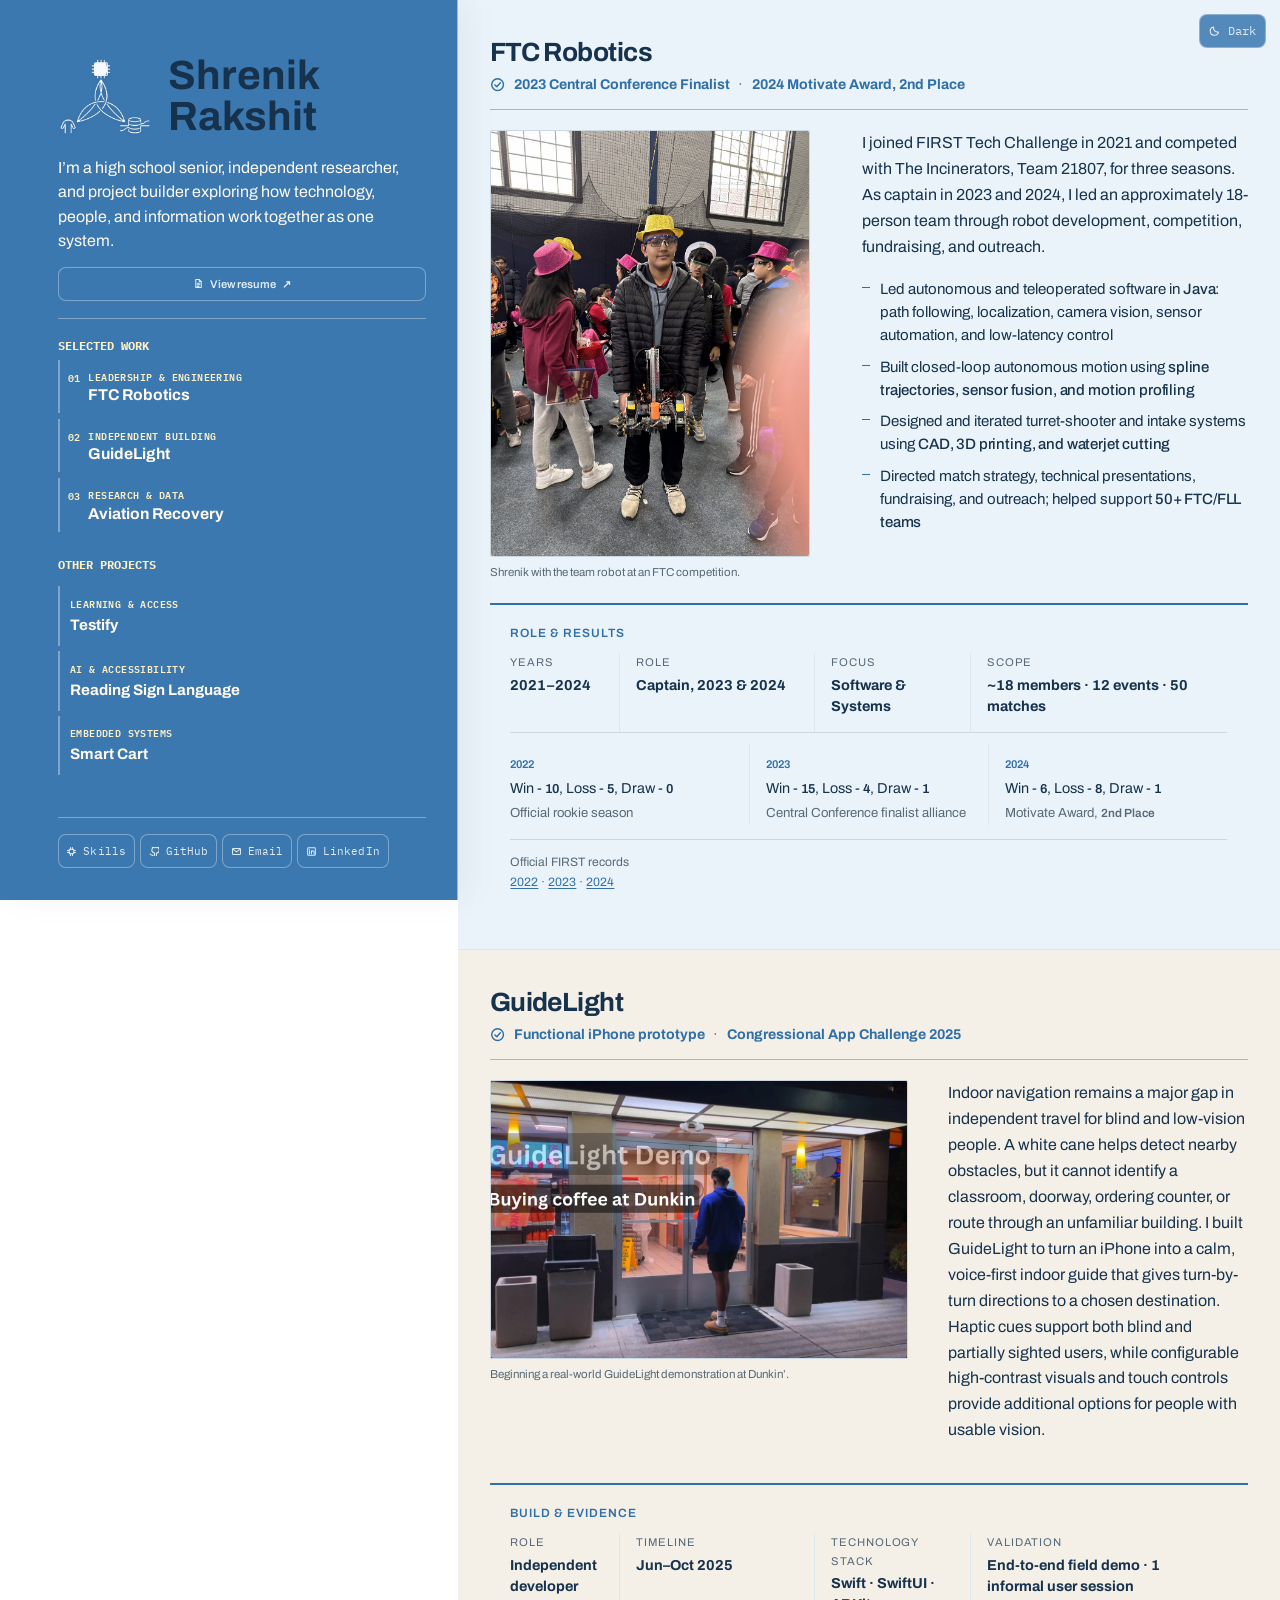
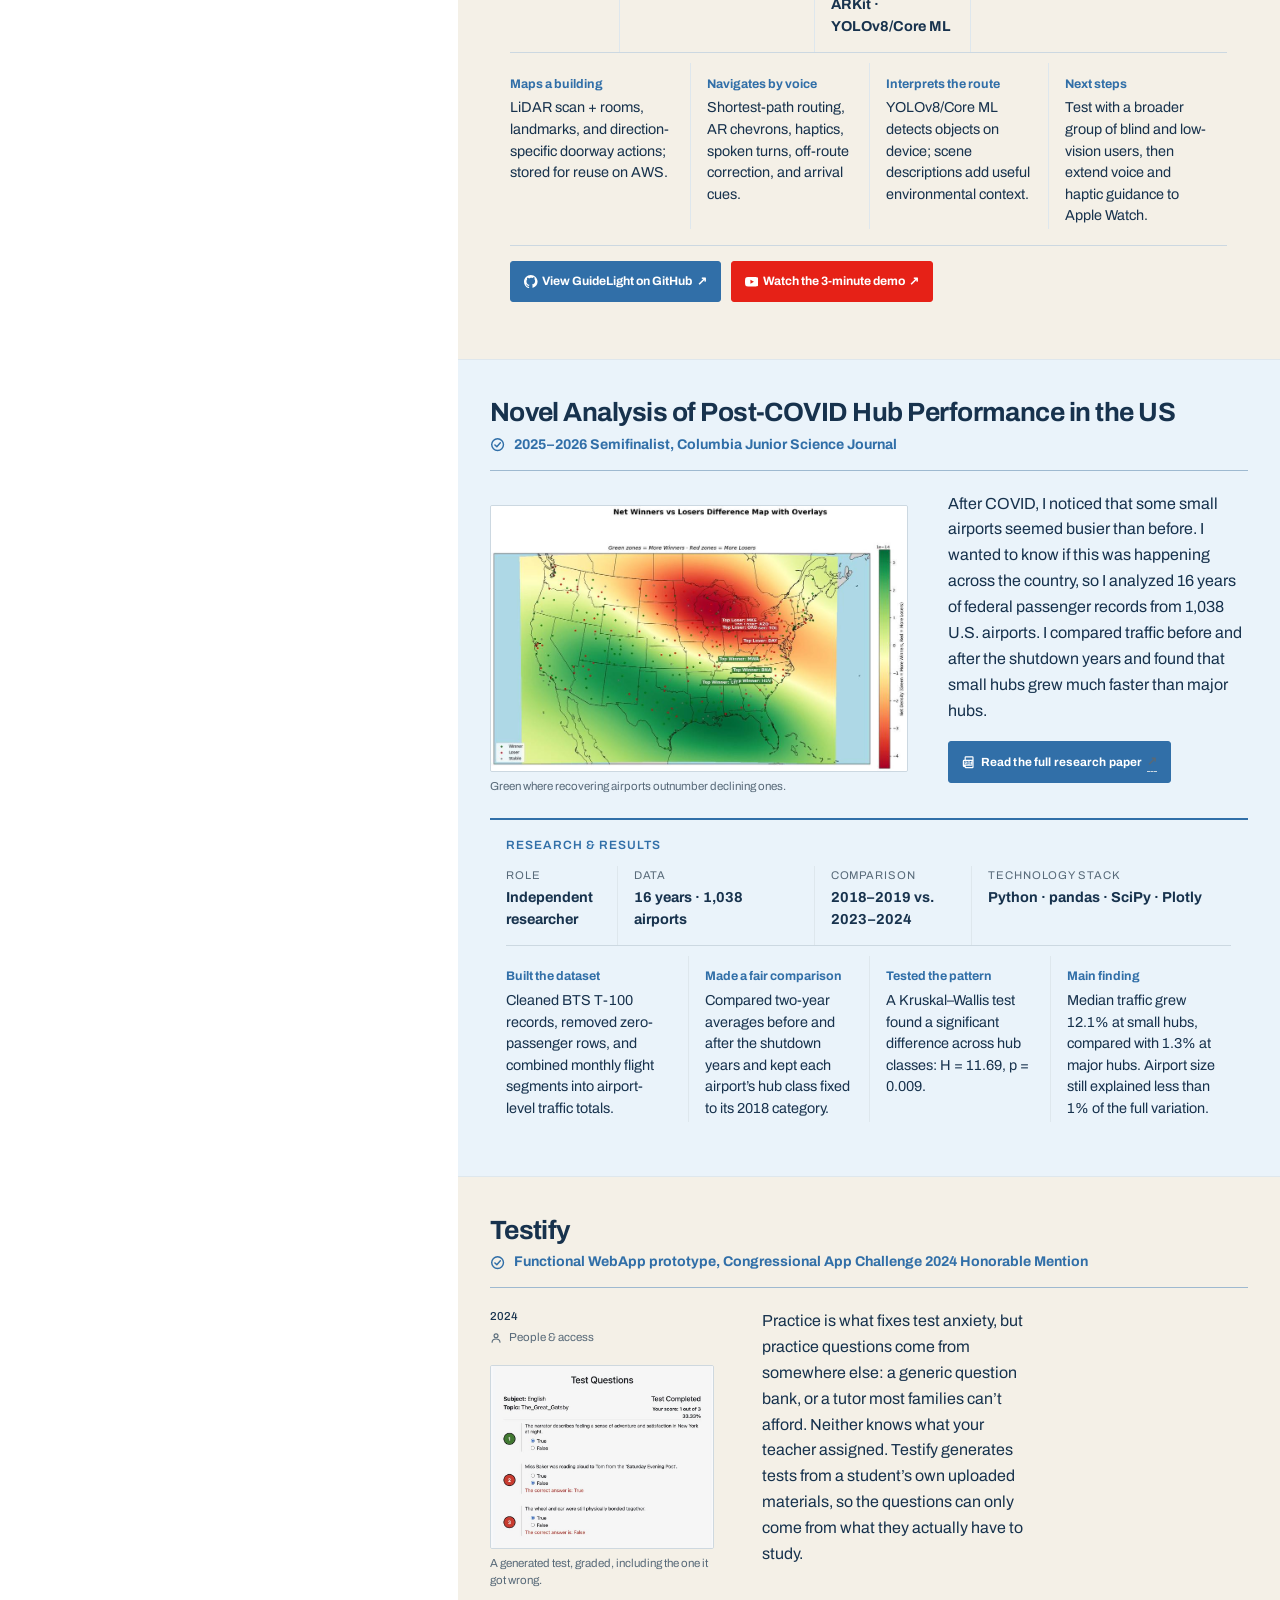
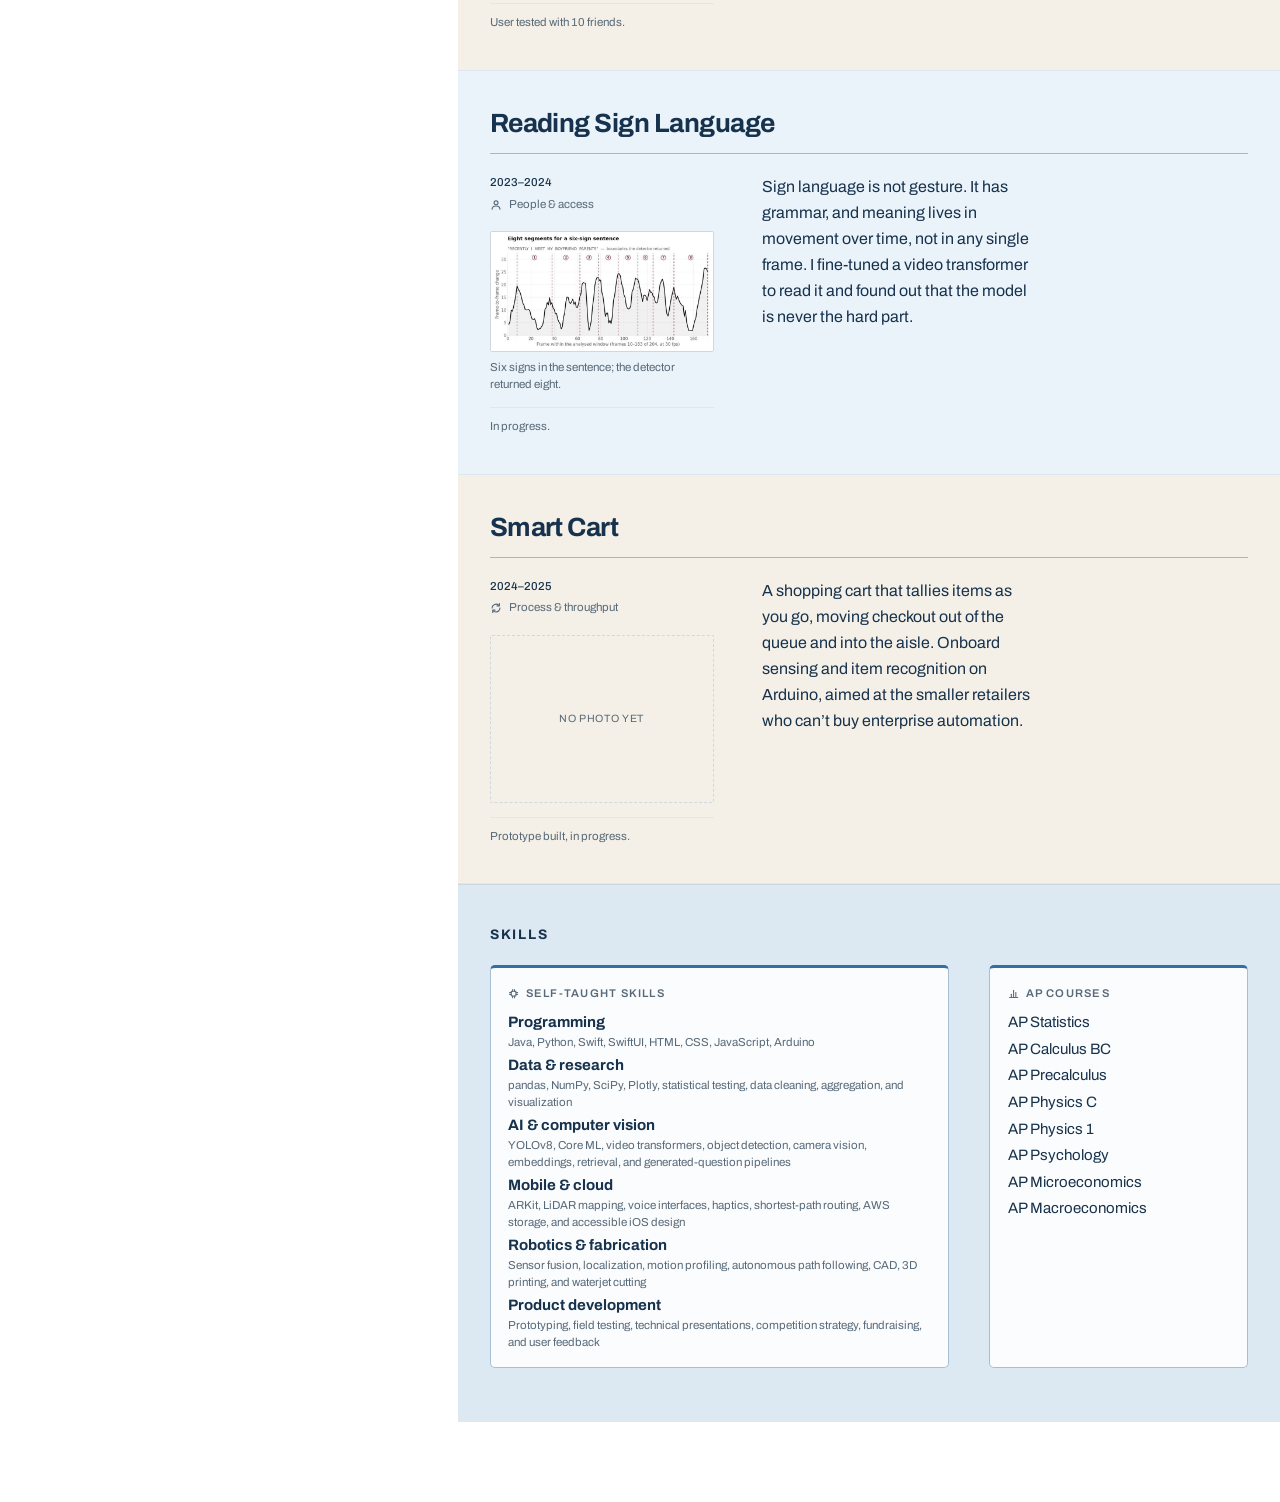
<file: index.html>
<!doctype html>
<html lang="en">
<head>
<meta charset="utf-8">
<meta name="viewport" content="width=device-width, initial-scale=1">
<title>Shrenik Rakshit</title>
<meta name="description"
  content="Portfolio of Shrenik Rakshit, a high school student interested in people, technology, data and information systems.">
<link rel="preconnect" href="https://fonts.googleapis.com">
<link rel="preconnect" href="https://fonts.gstatic.com" crossorigin>
<link rel="stylesheet"
  href="https://fonts.googleapis.com/css2?family=Archivo:wght@400;500;600;700&amp;family=IBM+Plex+Mono:wght@400;500;600&amp;display=swap">

<link rel="stylesheet" href="style.css?v=36">
</head>
<body>


<svg class="sprite" aria-hidden="true" focusable="false">
  <defs>
    <symbol id="i-process" viewBox="0 0 16 16">
      <path d="M2.8 8a5.2 5.2 0 0 1 8.8-3.7" />
      <path d="M12.4 2.1v3.1H9.3" />
      <path d="M13.2 8a5.2 5.2 0 0 1-8.8 3.7" />
      <path d="M3.6 13.9v-3.1h3.1" />
    </symbol>
    <symbol id="i-people" viewBox="0 0 16 16">
      <circle cx="8" cy="5" r="2.6" />
      <path d="M2.8 13.6c0-2.6 2.3-4.4 5.2-4.4s5.2 1.8 5.2 4.4" />
    </symbol>
    <symbol id="i-data" viewBox="0 0 16 16">
      <path d="M2.2 13.6h11.6" />
      <path d="M4.8 13.6V9.1" />
      <path d="M8 13.6V3.4" />
      <path d="M11.2 13.6V6.6" />
    </symbol>
    <symbol id="i-compute" viewBox="0 0 16 16">
      <rect x="4.6" y="4.6" width="6.8" height="6.8" rx="1.1" />
      <path d="M6.6 2.2v2.4M9.4 2.2v2.4M6.6 11.4v2.4M9.4 11.4v2.4" />
      <path d="M2.2 6.6h2.4M2.2 9.4h2.4M11.4 6.6h2.4M11.4 9.4h2.4" />
    </symbol>
    <symbol id="i-verified" viewBox="0 0 16 16">
      <circle cx="8" cy="8" r="6.2" />
      <path d="M5.2 8.3l2 2 3.7-4.2" />
    </symbol>
    <symbol id="i-open" viewBox="0 0 16 16">
      <circle cx="8" cy="8" r="6.2" stroke-dasharray="2.7 2.5" />
    </symbol>
    <symbol id="i-resume" viewBox="0 0 16 16">
      <path d="M4 2.3h5.1l2.9 2.9v8.5H4z" />
      <path d="M9.1 2.3v2.9H12" />
      <path d="M6 7.6h4M6 10h4M6 12.2h2.7" />
    </symbol>
    <symbol id="i-github" viewBox="0 0 16 16">
      <path d="M6.2 13.5c-3.3 1-3.3-1.6-4.6-1.9" />
      <path d="M10.8 14v-2.5c0-.7.2-1 .5-1.4 1.8-.2 3.6-.9 3.6-4a3.1 3.1 0 0 0-.9-2.2 2.8 2.8 0 0 0-.1-2.2s-.7-.2-2.3.9a7.7 7.7 0 0 0-4.2 0c-1.6-1.1-2.3-.9-2.3-.9a2.8 2.8 0 0 0-.1 2.2A3.1 3.1 0 0 0 4.1 6c0 3.1 1.8 3.8 3.6 4 .3.3.5.8.5 1.4V14" />
    </symbol>
    <symbol id="i-mail" viewBox="0 0 16 16">
      <rect x="2.2" y="3.6" width="11.6" height="8.8" rx="1.2" />
      <path d="M3 4.5 8 8.6l5-4.1" />
    </symbol>
    <symbol id="i-linkedin" viewBox="0 0 16 16">
      <rect x="2.4" y="2.4" width="11.2" height="11.2" rx="1.3" />
      <path d="M5.2 7v4.2M5.2 5.1v.1M8 11.2V7" />
      <path d="M8 8.8c.3-1.1 1-1.8 2-1.8 1.2 0 1.9.8 1.9 2.3v1.9" />
    </symbol>
    <symbol id="i-moon" viewBox="0 0 16 16">
      <path d="M13.2 9.6A5.7 5.7 0 0 1 6.4 2.8a5.8 5.8 0 1 0 6.8 6.8z" />
    </symbol>
    <symbol id="i-sun" viewBox="0 0 16 16">
      <circle cx="8" cy="8" r="3.1" />
      <path
        d="M8 1.4v1.7M8 12.9v1.7M1.4 8h1.7M12.9 8h1.7M3.3 3.3l1.2 1.2M11.5 11.5l1.2 1.2M12.7 3.3l-1.2 1.2M4.5 11.5l-1.2 1.2" />
    </symbol>
  </defs>
</svg>

<div class="page">

  <div class="portfolio-layout">
    <aside class="identity-rail" aria-label="Portfolio navigation and profile">
      <div class="rail-main">
        <div class="brand-heading">
          <span class="brand-mark" aria-hidden="true"><img class="brand-icon" src="brand-icon-white.png" alt=""></span>
          <h1 class="name">Shrenik Rakshit</h1>
        </div>
        <p class="standfirst">I&rsquo;m a high school senior, independent researcher, and project builder exploring how
          technology, people, and information work together as one system.</p>
        <a class="contact-link rail-resume" href="resume.pdf" data-pdf-overlay data-pdf-src="resume.pdf" data-pdf-title="Shrenik Rakshit — Resume">
          <svg class="ic" aria-hidden="true"><use href="#i-resume" /></svg><span>View resume</span><span aria-hidden="true">&nearr;</span>
        </a>
        <nav class="start-here" aria-labelledby="start-here-title">
          <p class="section-kicker" id="start-here-title">Selected work</p>
          <ol>
            <li>
              <a href="#ftc-robotics">
                <span class="start-here-theme">Leadership &amp; engineering</span>
                <b>FTC Robotics</b>
                <span>Led robot development and team operations across three competition seasons.</span>
              </a>
            </li>
            <li>
              <a href="#guidelight">
                <span class="start-here-theme">Independent building</span>
                <b>GuideLight</b>
                <span>Built and tested an indoor voice-navigation prototype for blind travelers.</span>
              </a>
            </li>
            <li>
              <a href="#aviation-recovery">
                <span class="start-here-theme">Research &amp; data</span>
                <b>Aviation Recovery</b>
                <span>Analyzed 16 years of federal records across 1,038 airports.</span>
              </a>
            </li>
          </ol>
        </nav>
        <nav class="project-map" aria-label="Project map">
          <p class="section-kicker">Other projects</p>
          <ul>
            <li><a href="#testify"><span class="start-here-theme">Learning &amp; access</span><b>Testify</b></a></li>
            <li><a href="#reading-sign-language"><span class="start-here-theme">AI &amp; accessibility</span><b>Reading Sign Language</b></a></li>
            <li><a href="#smart-cart"><span class="start-here-theme">Embedded systems</span><b>Smart Cart</b></a></li>
          </ul>
        </nav>
      </div>
      <nav class="contact rail-contact" aria-label="Profile links">
        <a class="contact-link" href="#skills">
          <svg class="ic" aria-hidden="true"><use href="#i-compute" /></svg><span>Skills</span>
        </a>
        <a class="contact-link" href="https://github.com/shrenikraxit" target="_blank" rel="noopener noreferrer">
          <svg class="ic" aria-hidden="true"><use href="#i-github" /></svg><span>GitHub</span>
        </a>
        <a class="contact-link" href="mailto:shrenik.raxit@gmail.com">
          <svg class="ic" aria-hidden="true"><use href="#i-mail" /></svg><span>Email</span>
        </a>
        <a class="contact-link" href="https://www.linkedin.com/in/shrenik-rakshit-7b85a11b1/" target="_blank" rel="noopener noreferrer">
          <svg class="ic" aria-hidden="true"><use href="#i-linkedin" /></svg><span>LinkedIn</span>
        </a>
        <button class="theme-toggle" id="theme-toggle" type="button"><svg class="ic" aria-hidden="true">
            <use href="#i-moon" />
          </svg><span class="t-label">Dark</span></button>
      </nav>
    </aside>

    <main class="workstream" id="projects">
  <section class="sec project-groups">
    <article class="entry entry-featured entry-ftc" id="ftc-robotics">
      <header class="tile-heading">
        <h3>FTC Robotics</h3>
        <p class="tile-achievement"><svg class="ic" aria-hidden="true"><use href="#i-verified" /></svg><strong>2023 Central Conference Finalist</strong><span aria-hidden="true">&middot;</span><strong>2024 Motivate Award, 2nd Place</strong></p>
      </header>
      <div class="spec">
        <figure class="shot shot-carousel">
          <div class="shot-rotator" data-rotator data-interval="4500">
            <img class="is-active" src="ftc-shrenik-robot.jpg" width="1050" height="1400" loading="lazy"
              data-caption="Shrenik with the team robot at an FTC competition."
              alt="Shrenik holding the team robot at an FTC competition.">
            <img src="ftc-shrenik-testing.jpg" width="1125" height="1500" loading="lazy" aria-hidden="true"
              data-caption="Shrenik testing the robot with teammates."
              alt="Shrenik and teammates using controllers while testing their robot.">
            <img src="ftc-shrenik-robot-alt.jpg" width="1050" height="1400" loading="lazy" aria-hidden="true"
              data-caption="Shrenik presenting the robot between matches."
              alt="Shrenik holding the team robot between matches at an FTC competition.">
          </div>
          <figcaption>Shrenik with the team robot at an FTC competition.</figcaption>
        </figure>
      </div>
      <div class="body">
        <p class="what">I joined FIRST Tech Challenge in 2021 and competed with The Incinerators, Team 21807, for
          three seasons. As captain in 2023 and 2024, I led an approximately 18-person team through robot development,
          competition, fundraising, and outreach.</p>
        <ul class="evidence">
          <li>Led autonomous and teleoperated software in <b>Java</b>: path following, localization, camera vision,
            sensor automation, and low-latency control</li>
          <li>Built closed-loop autonomous motion using <b>spline trajectories, sensor fusion, and motion profiling</b></li>
          <li>Designed and iterated turret-shooter and intake systems using <b>CAD, 3D printing, and waterjet cutting</b></li>
          <li>Directed match strategy, technical presentations, fundraising, and outreach; helped support
            <b>50+ FTC/FLL teams</b></li>
        </ul>
      </div>
      <aside class="project-proof" aria-label="FTC role and results">
        <p class="project-proof-title">Role &amp; results</p>
        <div class="proof-overview">
          <div><span>Years</span><b>2021&ndash;2024</b></div>
          <div><span>Role</span><b>Captain, 2023 &amp; 2024</b></div>
          <div><span>Focus</span><b>Software &amp; Systems</b></div>
          <div><span>Scope</span><b>~18 members &middot; 12 events &middot; 50 matches</b></div>
        </div>
        <dl>
          <div><dt>2022</dt><dd><span class="match-record">Win - <b>10</b>, Loss - <b>5</b>, Draw - <b>0</b></span><span class="result-note">Official rookie season</span></dd></div>
          <div><dt>2023</dt><dd><span class="match-record">Win - <b>15</b>, Loss - <b>4</b>, Draw - <b>1</b></span><span class="result-note">Central Conference finalist alliance</span></dd></div>
          <div><dt>2024</dt><dd><span class="match-record">Win - <b>6</b>, Loss - <b>8</b>, Draw - <b>1</b></span><span class="result-note">Motivate Award, <b>2nd Place</b></span></dd></div>
        </dl>
        <p class="project-proof-links">Official FIRST records<br>
          <a href="https://ftc-events.firstinspires.org/2022/team/21807" target="_blank" rel="noopener noreferrer">2022</a>
          &middot; <a href="https://ftc-events.firstinspires.org/2023/team/21807" target="_blank" rel="noopener noreferrer">2023</a>
          &middot; <a href="https://ftc-events.firstinspires.org/2024/team/21807" target="_blank" rel="noopener noreferrer">2024</a>
        </p>
      </aside>
    </article>

    <p class="project-group-label project-group-label-more">Other projects</p>

    <article class="entry entry-secondary entry-testify" id="testify">
      <header class="tile-heading">
        <h3>Testify</h3>
        <p class="tile-achievement"><svg class="ic" aria-hidden="true"><use href="#i-verified" /></svg><strong>Functional WebApp prototype, Congressional App Challenge 2024 Honorable Mention</strong></p>
      </header>
      <div class="spec"><span class="yr">2024</span><span class="cat"><svg class="ic" aria-hidden="true">
            <use href="#i-people" />
          </svg>People &amp; access</span>
        <figure class="shot"><img src="p-testify.jpg" width="760" height="622" loading="lazy"
            alt="A generated test being graded in the Testify web app, showing three true/false questions with one marked wrong and the correct answer given.">
          <figcaption>A generated test, graded, including the one it got wrong.</figcaption>
        </figure>
        <p class="reach">User tested with 10 friends.</p>
      </div>
      <div class="body">
        <p class="what">Practice is what fixes test anxiety, but practice questions come from somewhere else: a generic
          question bank, or a tutor most families can’t afford. Neither knows what your teacher assigned. Testify
          generates tests from a student’s own uploaded materials, so the questions can only come from what they
          actually have to study.</p>
        <ul class="evidence">
          <li>Working web application, end to end: <b>upload &rarr; embed &rarr; retrieve &rarr; generate &rarr; sit
              &rarr; grade</b></li>
          <li>Written answers are read and scored, not string-matched against a key</li>
          <li>Chunks under <b>100 characters</b> are skipped rather than turned into a weak question</li>
        </ul>
        <p class="limit"><svg class="ic" aria-hidden="true">
            <use href="#i-open" />
          </svg><span>Tried informally by 10 friends. Question quality and grading accuracy were never
            measured.</span></p>
        <p class="deeper"><span>Full case study: the retrieval pipeline and its limits &rarr;</span></p>
      </div>
      <p class="why"><strong>Why it matters</strong>The gap isn’t practice material, it’s practice material that matches
        what your teacher actually assigned. That alignment is exactly what a private tutor sells and a generic question
        bank cannot give, which makes it a question of who can afford it.<span class="took"><b>What I took from it:</b>
          Retrieval quality is a fairness property, not only a technical one. Thin notes make thin
          questions, and the students with the thinnest notes need the most help.</span></p>
    </article>

    <article class="entry entry-featured entry-guidelight" id="guidelight">
      <header class="tile-heading">
        <h3>GuideLight</h3>
        <p class="tile-achievement"><svg class="ic" aria-hidden="true"><use href="#i-verified" /></svg><strong>Functional iPhone prototype</strong><span aria-hidden="true">&middot;</span><strong>Congressional App Challenge 2025</strong></p>
      </header>
      <div class="spec">
        <figure class="shot shot-carousel guidelight-carousel">
          <div class="shot-rotator" data-rotator data-interval="5000">
            <img class="is-active" src="guidelight-rotation-01.jpg" width="1600" height="900" loading="lazy"
              data-caption="Beginning a real-world GuideLight demonstration at Dunkin’."
              alt="GuideLight demonstration beginning outside a Dunkin restaurant.">
            <img src="guidelight-rotation-02.jpg" width="1600" height="900" loading="lazy" aria-hidden="true"
              data-caption="Voice guidance and AR arrows lead toward the ordering counter."
              alt="GuideLight showing augmented-reality arrows toward the ordering counter.">
            <img src="guidelight-rotation-03.jpg" width="1600" height="900" loading="lazy" aria-hidden="true"
              data-caption="GuideLight corrects the route when the user moves off path."
              alt="GuideLight directing the user slightly left after detecting a route deviation.">
            <img src="guidelight-rotation-04.jpg" width="1600" height="900" loading="lazy" aria-hidden="true"
              data-caption="The ordering counter is marked and announced on arrival."
              alt="GuideLight marking the ordering counter with a star and announcing arrival.">
            <img src="guidelight-rotation-05.jpg" width="1600" height="900" loading="lazy" aria-hidden="true"
              data-caption="AR guidance continues toward the pickup counter with a step countdown."
              alt="GuideLight showing a route to the pickup counter and announcing four remaining steps.">
            <img src="guidelight-rotation-06.jpg" width="1600" height="900" loading="lazy" aria-hidden="true"
              data-caption="Arrival at the pickup counter completes the coffee run."
              alt="GuideLight announcing arrival as the user collects coffee at the pickup counter.">
          </div>
          <figcaption>Beginning a real-world GuideLight demonstration at Dunkin’.</figcaption>
        </figure>
      </div>
      <div class="body">
        <p class="what">Indoor navigation remains a major gap in independent travel for blind and low-vision people.
          A white cane helps detect nearby obstacles, but it cannot identify a classroom, doorway, ordering counter, or
          route through an unfamiliar building. I built GuideLight to turn an iPhone into a calm, voice-first indoor
          guide that gives turn-by-turn directions to a chosen destination. Haptic cues support both blind and partially
          sighted users, while configurable high-contrast visuals and touch controls provide additional options for
          people with usable vision.</p>
      </div>
      <aside class="project-proof guidelight-proof" aria-label="GuideLight build and evidence">
        <p class="project-proof-title">Build &amp; evidence</p>
        <div class="proof-overview">
          <div><span>Role</span><b>Independent developer</b></div>
          <div><span>Timeline</span><b>Jun&ndash;Oct 2025</b></div>
          <div><span>Technology Stack</span><b>Swift &middot; SwiftUI &middot; ARKit &middot; YOLOv8/Core ML</b></div>
          <div><span>Validation</span><b>End-to-end field demo &middot; 1 informal user session</b></div>
        </div>
        <div class="proof-stories">
          <p><b>Maps a building</b><span>LiDAR scan + rooms, landmarks, and direction-specific doorway actions; stored for reuse on AWS.</span></p>
          <p><b>Navigates by voice</b><span>Shortest-path routing, AR chevrons, haptics, spoken turns, off-route correction, and arrival cues.</span></p>
          <p><b>Interprets the route</b><span>YOLOv8/Core ML detects objects on device; scene descriptions add useful environmental context.</span></p>
          <p><b>Next steps</b><span>Test with a broader group of blind and low-vision users, then extend voice and haptic guidance to Apple Watch.</span></p>
        </div>
        <div class="project-proof-actions">
          <a class="github-cta" href="https://github.com/shrenikraxit/GuideLight" target="_blank" rel="noopener noreferrer">
            <svg class="action-icon" viewBox="0 0 16 16" aria-hidden="true"><path fill="currentColor" d="M8 0C3.58 0 0 3.58 0 8c0 3.54 2.29 6.53 5.47 7.59.4.07.55-.17.55-.38 0-.19-.01-.82-.01-1.49-2.01.37-2.53-.49-2.69-.94-.09-.23-.48-.94-.82-1.13-.28-.15-.68-.52-.01-.53.63-.01 1.08.58 1.23.82.72 1.21 1.87.87 2.33.66.07-.52.28-.87.51-1.07-1.78-.2-3.64-.89-3.64-3.95 0-.87.31-1.59.82-2.15-.08-.2-.36-1.02.08-2.12 0 0 .67-.21 2.2.82A7.65 7.65 0 0 1 8 3.3c.68 0 1.36.09 2 .27 1.53-1.04 2.2-.82 2.2-.82.44 1.1.16 1.92.08 2.12.51.56.82 1.27.82 2.15 0 3.07-1.87 3.75-3.65 3.95.29.25.54.73.54 1.48 0 1.07-.01 1.93-.01 2.2 0 .21.15.46.55.38A8.01 8.01 0 0 0 16 8c0-4.42-3.58-8-8-8Z"/></svg>
            View GuideLight on GitHub <span aria-hidden="true">&nearr;</span>
          </a>
          <a class="demo-link" href="https://www.youtube.com/watch?v=yJ7hJ7cnSAU&amp;t=1s" target="_blank" rel="noopener noreferrer">
            <svg class="action-icon youtube-icon" viewBox="0 0 24 24" aria-hidden="true"><path fill="currentColor" d="M23.5 6.2a3 3 0 0 0-2.1-2.1C19.5 3.6 12 3.6 12 3.6s-7.5 0-9.4.5A3 3 0 0 0 .5 6.2 31 31 0 0 0 0 12a31 31 0 0 0 .5 5.8 3 3 0 0 0 2.1 2.1c1.9.5 9.4.5 9.4.5s7.5 0 9.4-.5a3 3 0 0 0 2.1-2.1A31 31 0 0 0 24 12a31 31 0 0 0-.5-5.8ZM9.6 15.6V8.4L15.8 12l-6.2 3.6Z"/></svg>
            Watch the 3-minute demo <span aria-hidden="true">&nearr;</span>
          </a>
        </div>
      </aside>
    </article>

    <article class="entry entry-featured entry-aviation" id="aviation-recovery">
      <header class="tile-heading">
        <h3>Novel Analysis of Post-COVID Hub Performance in the US</h3>
        <p class="tile-achievement"><svg class="ic" aria-hidden="true"><use href="#i-verified" /></svg><strong>2025&ndash;2026 Semifinalist, Columbia Junior Science Journal</strong></p>
      </header>
      <div class="spec">
        <figure class="shot"><img src="map.jpg" width="1000" height="637" loading="lazy"
            alt="Map of the continental United States shaded green where recovering airports outnumber declining ones and red where the reverse holds.">
          <figcaption>Green where recovering airports outnumber declining ones.</figcaption>
        </figure>
      </div>
      <div class="body">
        <p class="what">After COVID, I noticed that some small airports seemed busier than before. I wanted to know if
          this was happening across the country, so I analyzed 16 years of federal passenger records from 1,038 U.S.
          airports. I compared traffic before and after the shutdown years and found that small hubs grew much faster
          than major hubs.</p>
        <p class="deeper"><a class="paper-cta" href="aviation-recovery-paper.pdf" data-pdf-overlay data-pdf-src="aviation-recovery-paper.pdf" data-pdf-title="Post-COVID Aviation Recovery">
            <svg class="action-icon" viewBox="0 0 24 24" aria-hidden="true"><path fill="currentColor" d="M19 2H8a2 2 0 0 0-2 2v4H5a2 2 0 0 0-2 2v8a2 2 0 0 0 2 2h1a2 2 0 0 0 2 2h11a2 2 0 0 0 2-2V4a2 2 0 0 0-2-2Zm0 18H8v-2h9a2 2 0 0 0 2-2v4Zm0-4H5v-6h14v6ZM8 8V4h11v4H8Z"/><path fill="currentColor" d="M6 11h2.1c1.4 0 2.3.8 2.3 2s-.9 2-2.3 2H7.3v1H6v-5Zm2 2.9c.7 0 1.1-.3 1.1-.9s-.4-.9-1.1-.9h-.7v1.8H8Zm3.1-2.9h2c1.8 0 3 1 3 2.5s-1.2 2.5-3 2.5h-2v-5Zm1.9 3.9c1 0 1.7-.5 1.7-1.4s-.7-1.4-1.7-1.4h-.6v2.8h.6Zm3.7-3.9H20v1.1h-2v1h1.8v1.1H18V16h-1.3v-5Z"/></svg>
            Read the full research paper <span aria-hidden="true">&nearr;</span></a></p>
      </div>
      <aside class="project-proof aviation-proof" aria-label="Aviation research method and results">
        <p class="project-proof-title">Research &amp; results</p>
        <div class="proof-overview">
          <div><span>Role</span><b>Independent researcher</b></div>
          <div><span>Data</span><b>16 years &middot; 1,038 airports</b></div>
          <div><span>Comparison</span><b>2018&ndash;2019 vs. 2023&ndash;2024</b></div>
          <div><span>Technology Stack</span><b>Python &middot; pandas &middot; SciPy &middot; Plotly</b></div>
        </div>
        <div class="proof-stories">
          <p><b>Built the dataset</b><span>Cleaned BTS T-100 records, removed zero-passenger rows, and combined monthly flight segments into airport-level traffic totals.</span></p>
          <p><b>Made a fair comparison</b><span>Compared two-year averages before and after the shutdown years and kept each airport&rsquo;s hub class fixed to its 2018 category.</span></p>
          <p><b>Tested the pattern</b><span>A Kruskal&ndash;Wallis test found a significant difference across hub classes: H = 11.69, p = 0.009.</span></p>
          <p><b>Main finding</b><span>Median traffic grew 12.1% at small hubs, compared with 1.3% at major hubs. Airport size still explained less than 1% of the full variation.</span></p>
        </div>
      </aside>
    </article>

    <article class="entry entry-secondary entry-sign-language" id="reading-sign-language">
      <header class="tile-heading"><h3>Reading Sign Language</h3></header>
      <div class="spec"><span class="yr">2023&ndash;2024</span><span class="cat"><svg class="ic" aria-hidden="true">
            <use href="#i-people" />
          </svg>People &amp; access</span>
        <figure class="shot"><img src="p-asl.jpg" width="760" height="408" loading="lazy"
            alt="A frame-to-frame motion trace across a six-sign sentence, with eight vertical boundaries marked where the detector split the sentence.">
          <figcaption>Six signs in the sentence; the detector returned eight.</figcaption>
        </figure>
        <p class="reach">In progress.</p>
      </div>
      <div class="body">
        <p class="what">Sign language is not gesture. It has grammar, and meaning lives in movement over time, not in
          any single frame. I fine-tuned a video transformer to read it and found out that the model is never the hard
          part.</p>
        <ul class="evidence">
          <li><b>11,980</b> clips catalogued against a <b>2,000-word</b> vocabulary; the median word has <b>6</b>
            examples and only <b>104</b> words reach ten</li>
          <li>Auto-trimming to the moment hands are signing cut HELLO from <b>100 frames to 45</b>. More than half of a
            typical clip isn’t signing, and the model only ever sees 24</li>
          <li>Five iterations of a sentence-segmentation algorithm; over-segmentation is the failure mode that persists
          </li>
        </ul>
        <p class="limit"><svg class="ic" aria-hidden="true">
            <use href="#i-open" />
          </svg><span>The 2,000-word model does not exist. The 10-word run was no better than guessing.</span></p>
        <p class="deeper"><span>Full case study: the data, and the unsolved part &rarr;</span></p>
      </div>
      <p class="why"><strong>Why it matters</strong>Roughly a million deaf and hard-of-hearing American adults use sign
        language, and certified interpreters are in documented short supply, so access often depends on whether
        one happens to be available.<span class="took"><b>What I took from it:</b> The model was never the
          bottleneck. Six video examples per word is the bottleneck, and no amount of architecture fixes a data
          problem.</span></p>
    </article>

    <article class="entry entry-secondary entry-smart-cart" id="smart-cart">
      <header class="tile-heading"><h3>Smart Cart</h3></header>
      <div class="spec"><span class="yr">2024&ndash;2025</span><span class="cat"><svg class="ic" aria-hidden="true">
            <use href="#i-process" />
          </svg>Process &amp; throughput</span>
        <div class="shot">
          <div class="shot-none">No photo yet</div>
        </div>
        <p class="reach">Prototype built, in progress.</p>
      </div>
      <div class="body">
        <p class="what">A shopping cart that tallies items as you go, moving checkout out of the queue and into the
          aisle. Onboard sensing and item recognition on Arduino, aimed at the smaller retailers who can’t buy
          enterprise automation.</p>
        <p class="limit"><svg class="ic" aria-hidden="true">
            <use href="#i-open" />
          </svg><span>Built and working, but never measured for recognition accuracy or throughput.</span></p>
      </div>
      <p class="why"><strong>Why it matters</strong>Checkout automation already exists, but it is priced for chains with
        capital budgets. The interesting constraint is whether the same throughput gain survives on hobbyist hardware
        and a student budget.<span class="took"><b>What I took from it:</b> Moving a queue is a layout problem
          before it is a sensing problem.</span></p>
    </article>
  </section>

  <section class="sec" id="skills">
    <p class="sec-label">Skills</p>
    <div class="courses">
      <div class="course-group">
        <h4><svg class="ic" aria-hidden="true">
            <use href="#i-compute" />
          </svg>Self-taught skills</h4>
        <ul>
          <li><b>Programming</b><em>Java, Python, Swift, SwiftUI, HTML, CSS, JavaScript, Arduino</em></li>
          <li><b>Data &amp; research</b><em>pandas, NumPy, SciPy, Plotly, statistical testing, data cleaning, aggregation, and visualization</em></li>
          <li><b>AI &amp; computer vision</b><em>YOLOv8, Core ML, video transformers, object detection, camera vision, embeddings, retrieval, and generated-question pipelines</em></li>
          <li><b>Mobile &amp; cloud</b><em>ARKit, LiDAR mapping, voice interfaces, haptics, shortest-path routing, AWS storage, and accessible iOS design</em></li>
          <li><b>Robotics &amp; fabrication</b><em>Sensor fusion, localization, motion profiling, autonomous path following, CAD, 3D printing, and waterjet cutting</em></li>
          <li><b>Product development</b><em>Prototyping, field testing, technical presentations, competition strategy, fundraising, and user feedback</em></li>
        </ul>
      </div>
      <div class="course-group">
        <h4><svg class="ic" aria-hidden="true">
            <use href="#i-data" />
          </svg>AP courses</h4>
        <ul>
          <li>AP Statistics</li>
          <li>AP Calculus BC</li>
          <li>AP Precalculus</li>
          <li>AP Physics C</li>
          <li>AP Physics 1</li>
          <li>AP Psychology</li>
          <li>AP Microeconomics</li>
          <li>AP Macroeconomics</li>
        </ul>
      </div>
    </div>
  </section>

    </main>
  </div>
</div>

<dialog class="pdf-viewer" id="paper-viewer" aria-labelledby="paper-viewer-title">
  <div class="pdf-viewer-shell">
    <header class="pdf-viewer-bar">
      <div>
        <span class="pdf-viewer-label">Document viewer</span>
        <h2 id="paper-viewer-title">Document</h2>
      </div>
      <div class="pdf-viewer-actions">
        <a href="aviation-recovery-paper.pdf" data-pdf-open target="_blank" rel="noopener noreferrer">Open separately &nearr;</a>
        <button type="button" data-pdf-close aria-label="Close document">Close</button>
      </div>
    </header>
    <iframe src="aviation-recovery-paper.pdf#view=FitH" title="Document viewer"></iframe>
  </div>
</dialog>

<script src="app.js?v=20260924-1"></script>
</body>
</html>
</file>
<file: style.css>
/* Split portfolio layout */
.portfolio-layout {
  display: grid;
  grid-template-columns: minmax(18rem, 25rem) minmax(0, 1fr);
  gap: clamp(2rem, 4vw, 4.5rem);
  align-items: start;
}

.identity-rail {
  position: sticky;
  top: 0;
  display: flex;
  flex-direction: column;
  justify-content: space-between;
  gap: 2rem;
  min-height: 100vh;
  max-height: 100vh;
  padding: 3.5rem clamp(1.2rem, 2vw, 2rem) 2rem 0;
  border-right: 1px solid var(--rule);
  overflow: auto;
}

.rail-main {
  display: grid;
  gap: 0;
}

.brand-heading {
  margin-bottom: 1.15rem;
}

.standfirst {
  margin-bottom: 0.85rem;
}

.rail-resume {
  display: inline-flex;
  align-items: center;
  justify-content: center;
  gap: 0.4rem;
  width: 100%;
  margin-bottom: 1.1rem;
  font-family: var(--body);
  font-size: 0.7rem;
  font-weight: 600;
  text-align: center;
}

.rail-resume .ic {
  width: 0.95rem;
  height: 0.95rem;
}

.workstream {
  --mono: "Archivo", "Helvetica Neue", Arial, sans-serif;
  min-width: 0;
  padding-block: 3.5rem 5rem;
}

.section-kicker {
  margin: 0 0 0.72rem;
  color: var(--verified);
  font-family: var(--mono);
  font-size: 0.72rem;
  font-weight: 700;
  letter-spacing: 0;
  text-transform: uppercase;
}

.start-here {
  padding: 1.1rem 0 0;
  border: 0;
  border-top: 1px solid var(--rule);
  background: transparent;
}

.start-here .section-kicker {
  margin-bottom: 0.25rem;
}

.start-here-intro {
  margin: -0.2rem 0 0.65rem;
  color: var(--ink-2);
  font-size: 0.88rem;
  line-height: 1.45;
}

.start-here ol {
  display: grid;
  gap: 0.35rem;
  margin: 0;
  padding: 0;
  list-style: none;
  counter-reset: route;
}

.start-here li {
  counter-increment: route;
  border: 0;
}

.start-here li:first-child {
  border-top: 0;
}

.start-here a {
  position: relative;
  display: grid;
  gap: 0.08rem;
  padding: 0.52rem 0.65rem 0.52rem 1.8rem;
  border-left: 2px solid var(--rule);
  color: inherit;
  text-decoration: none;
}

.start-here a::before {
  content: "0" counter(route);
  position: absolute;
  top: 0.58rem;
  left: 0.55rem;
  color: var(--verified);
  font-family: var(--mono);
  font-size: 0.65rem;
  font-weight: 600;
}

.start-here b {
  color: var(--ink);
  font-family: var(--display);
  font-size: 0.98rem;
  line-height: 1.25;
}

.start-here a > span:last-child {
  display: none;
}

.start-here-theme {
  color: var(--verified);
  font-family: var(--mono);
  font-size: 0.62rem;
  font-weight: 600;
  letter-spacing: 0.04em;
  text-transform: uppercase;
}

.start-here a:hover b,
.start-here a:focus-visible b {
  color: var(--verified);
}

.start-here a:focus-visible {
  outline: 2px solid var(--verified);
  outline-offset: 3px;
}

.project-map {
  margin-top: 1.55rem;
  padding-top: 0;
  border-top: 0;
}

.project-map ul {
  display: grid;
  gap: 0.35rem;
  margin: 0.35rem 0 0;
  padding: 0;
  list-style: none;
}

.project-map li {
  border: 0;
}

.project-map li:first-child {
  border-top: 0;
}

.project-map a {
  display: grid;
  gap: 0.12rem;
  padding: 0.52rem 0.65rem;
  border-left: 2px solid var(--rule);
  color: inherit;
  text-decoration: none;
}

.project-map a:hover b,
.project-map a:focus-visible b {
  color: var(--verified);
}

.project-map b {
  color: var(--ink);
  font-family: var(--display);
  font-size: 0.95rem;
  font-weight: 700;
  letter-spacing: 0;
}

.project-groups {
  display: flex;
  flex-direction: column;
}

.project-groups > .sec-label {
  order: 0;
}

.project-group-label {
  margin: 0;
  padding: 0 0 0.8rem;
  border-bottom: 1px solid var(--rule);
  color: var(--ink-2);
  font-family: var(--mono);
  font-size: 0.7rem;
  font-weight: 600;
  letter-spacing: 0.12em;
  text-transform: uppercase;
}

.project-group-label-selected {
  order: 1;
  color: var(--verified);
}

.entry-ftc {
  order: 2;
}

.entry-guidelight {
  grid-template-columns: minmax(430px, 1.45fr) minmax(280px, 0.85fr);
  gap: 0 2.5rem;
}

.entry-guidelight .body {
  max-width: none;
  margin-top: 0;
}

.entry-guidelight .spec {
  display: block;
  width: 100%;
}

.entry-guidelight .project-proof {
  grid-column: 1 / -1;
  width: 100%;
  margin-top: 1.4rem;
  padding: 1.15rem 1.3rem;
}

.proof-stories {
  display: grid;
  grid-template-columns: repeat(4, minmax(0, 1fr));
  gap: 0;
}

.proof-stories p {
  margin: 0;
  padding: 0.7rem 1rem 0.15rem;
  border-left: 1px solid var(--rule-soft);
  font-size: 0.82rem;
  line-height: 1.45;
}

.proof-stories p:first-child {
  padding-left: 0;
  border-left: 0;
}

.proof-stories b,
.proof-stories span {
  display: block;
}

.proof-stories b {
  margin-bottom: 0.25rem;
  color: var(--verified);
  font-family: var(--mono);
  font-size: 0.7rem;
}

.proof-stories span {
  color: var(--ink);
}

.project-proof-actions {
  display: flex;
  flex-wrap: wrap;
  align-items: center;
  gap: 0.65rem;
  margin-top: 1rem;
  padding-top: 0.9rem;
  border-top: 1px solid var(--rule);
  font-family: var(--mono);
  font-size: 0.7rem;
}

.project-proof-actions a {
  display: inline-flex;
  align-items: center;
  gap: 0.28rem;
  border-radius: 3px;
  text-decoration: none;
}

.project-proof-actions .action-icon {
  width: 0.85rem;
  height: 0.85rem;
  flex: none;
  display: block;
}

.youtube-icon {
  color: #ff0033;
}

.github-cta {
  padding: 0.62rem 0.8rem;
  color: var(--raise);
  background: var(--verified);
  border: 1px solid var(--verified);
  font-weight: 700;
}

.github-cta:hover,
.github-cta:focus-visible {
  filter: brightness(1.08);
}

.demo-link {
  padding: 0.62rem 0.8rem;
  color: #fff;
  background: #e62117;
  border: 1px solid #e62117;
  font-weight: 700;
}

.demo-link:hover,
.demo-link:focus-visible {
  filter: brightness(1.08);
}

.demo-link .youtube-icon {
  color: currentColor;
}

.deeper .paper-cta {
  display: inline-flex;
  align-items: center;
  gap: 0.32rem;
  padding: 0.62rem 0.8rem;
  border: 1px solid var(--verified);
  border-radius: 3px;
  background: var(--verified);
  color: var(--raise);
  font-weight: 700;
  text-decoration: none;
}

.deeper .paper-cta .action-icon {
  width: 0.9rem;
  height: 0.9rem;
  flex: none;
  display: block;
}

.deeper .paper-cta:hover,
.deeper .paper-cta:focus-visible {
  border-bottom-color: var(--verified);
  filter: brightness(1.08);
}

.pdf-viewer {
  width: min(96vw, 1180px);
  height: min(94vh, 900px);
  max-width: none;
  max-height: none;
  padding: 0;
  border: 1px solid var(--rule);
  border-radius: 5px;
  background: var(--paper);
  color: var(--ink);
  box-shadow: 0 24px 80px rgb(0 0 0 / 0.35);
}

.pdf-viewer::backdrop {
  background: rgb(7 9 9 / 0.8);
  backdrop-filter: blur(5px);
}

.pdf-viewer-shell {
  display: grid;
  grid-template-rows: auto minmax(0, 1fr);
  height: 100%;
}

.pdf-viewer-bar {
  display: flex;
  align-items: center;
  justify-content: space-between;
  gap: 1rem;
  padding: 0.75rem 0.9rem;
  border-bottom: 1px solid var(--rule);
  background: var(--raise);
}

.pdf-viewer-label {
  display: block;
  color: var(--verified);
  font-family: var(--mono);
  font-size: 0.62rem;
  font-weight: 600;
  letter-spacing: 0.1em;
  text-transform: uppercase;
}

.pdf-viewer h2 {
  margin: 0.12rem 0 0;
  font-family: var(--sans);
  font-size: clamp(0.92rem, 2vw, 1.15rem);
  line-height: 1.2;
}

.pdf-viewer-actions {
  display: flex;
  align-items: center;
  gap: 0.55rem;
  flex: none;
  font-family: var(--mono);
  font-size: 0.68rem;
}

.pdf-viewer-actions a,
.pdf-viewer-actions button {
  padding: 0.5rem 0.65rem;
  border: 1px solid var(--rule);
  border-radius: 3px;
  background: transparent;
  color: var(--ink);
  font: inherit;
  text-decoration: none;
  cursor: pointer;
}

.pdf-viewer-actions button {
  border-color: var(--verified);
  background: var(--verified);
  color: var(--raise);
  font-weight: 700;
}

.pdf-viewer iframe {
  width: 100%;
  height: 100%;
  border: 0;
  background: #fff;
}

@media (max-width:600px) {
  .pdf-viewer {
    width: 100vw;
    height: 100dvh;
    border: 0;
    border-radius: 0;
  }

  .pdf-viewer-bar {
    align-items: flex-start;
  }

  .pdf-viewer-actions a {
    display: none;
  }
}

.entry-guidelight {
  order: 3;
}

.entry-aviation {
  order: 4;
}

.project-group-label-more {
  order: 5;
  margin-top: 2.8rem;
}

.entry-testify {
  order: 6;
}

.entry-sign-language {
  order: 7;
}

.entry-smart-cart {
  order: 8;
}

.entry-secondary {
  grid-template-columns: var(--rail) minmax(0, 1fr);
  padding-block: 1.7rem;
}

.entry-secondary .evidence,
.entry-secondary .limit,
.entry-secondary .deeper,
.entry-secondary .why {
  display: none;
}

.entry-secondary .what {
  margin-bottom: 0;
}

.entry-secondary .shot img,
.entry-secondary .shot-none {
  filter: saturate(0.78);
}

.entry[id] {
  scroll-margin-top: 1.25rem;
}

@media (max-width: 980px) {
  .portfolio-layout {
    grid-template-columns: 1fr;
  }

  .identity-rail {
    position: relative;
    min-height: auto;
    max-height: none;
    padding: 3rem 0 2rem;
    border-right: 0;
    border-bottom: 1px solid var(--rule);
    overflow: visible;
  }

  .workstream {
    padding-block: 2.6rem 5rem;
  }

  .rail-contact {
    margin-top: 0;
  }
}

:root {
  --paper: #FFFFFF;
  --raise: #FFFFFF;
  --ink: #17324D;
  --ink-2: #586A79;
  --rule: #CCD8E1;
  --rule-soft: #DEE7ED;
  --verified: #316FA8;
  --verified-bg: #E3EEF7;
  --open: #6E7F8C;
  --rail-bg: #3C78B0;
  --tile-a: #EAF3FA;
  --tile-b: #F4F0E7;
  --skills-bg: #DCE8F2;

  --display: "Archivo", "Helvetica Neue", Arial, sans-serif;
  --body: "Archivo", "Helvetica Neue", Arial, sans-serif;
  --mono: "IBM Plex Mono", ui-monospace, "SF Mono", Menlo, monospace;

  --measure: 64ch;
  --rail: 14rem;
}

@media (prefers-color-scheme: dark) {
  :root:not([data-theme="light"]) {
    --paper: #112538;
    --raise: #19344D;
    --ink: #F7F3E9;
    --ink-2: #BCCDDD;
    --rule: #385570;
    --rule-soft: #29465F;
    --verified: #86BCE7;
    --verified-bg: #1D405E;
    --open: #9CB1C2;
    --rail-bg: #285D8D;
    --tile-a: #183550;
    --tile-b: #20415D;
    --skills-bg: #244760;
  }
}

:root[data-theme="dark"] {
  --paper: #112538;
  --raise: #19344D;
  --ink: #F7F3E9;
  --ink-2: #BCCDDD;
  --rule: #385570;
  --rule-soft: #29465F;
  --verified: #86BCE7;
  --verified-bg: #1D405E;
  --open: #9CB1C2;
  --rail-bg: #285D8D;
  --tile-a: #183550;
  --tile-b: #20415D;
  --skills-bg: #244760;
}

* {
  box-sizing: border-box
}

body {
  margin: 0;
  background: var(--paper);
  color: var(--ink);
  font-family: var(--body);
  font-size: 17px;
  line-height: 1.62;
  -webkit-font-smoothing: antialiased;
}

.page {
  max-width: 112rem;
  margin: 0 auto;
  padding-inline: clamp(1.5rem, 4.5vw, 4.5rem);
  padding-block: 0;
}

a {
  color: inherit
}

/* ---------- masthead ---------- */

.masthead {
  padding-block: 4rem 2.2rem;
  border-bottom: 1px solid var(--rule);
}

.masthead-top {
  display: flex;
  align-items: flex-start;
  justify-content: space-between;
  gap: 1.5rem;
  margin-bottom: clamp(2rem, 5vw, 4.4rem);
}

.site-kicker {
  margin: 0;
  font-family: var(--mono);
  font-size: 0.72rem;
  font-weight: 600;
  letter-spacing: 0.16em;
  text-transform: uppercase;
  color: var(--ink-2);
}

.masthead-main {
  display: block;
}

.masthead-copy {
  min-width: 0;
  width: 100%;
  max-width: none;
}

.brand-heading {
  display: flex;
  align-items: center;
  gap: 1rem;
}

.brand-mark {
  width: clamp(5.9rem, 7.2vw, 7.4rem);
  flex: 0 0 clamp(5.9rem, 7.2vw, 7.4rem);
  display: flex;
  align-items: center;
}

.brand-icon {
  display: block;
  width: 100%;
  height: auto;
  filter: drop-shadow(0 1px 2px rgb(0 0 0 / 0.18));
  opacity: 0.96;
}

.name {
  font-family: var(--display);
  font-weight: 700;
  font-size: clamp(2.55rem, 3.15vw, 3.2rem);
  line-height: 1;
  letter-spacing: 0;
  margin: 0;
  text-wrap: balance;
}

.standfirst {
  width: 100%;
  max-width: none;
  font-size: 1rem;
  line-height: 1.52;
  margin: 0 0 0.85rem;
  color: var(--ink);
}

.contact {
  display: flex;
  flex-wrap: wrap;
  justify-content: flex-start;
  align-items: center;
  gap: 0.45rem;
  font-family: var(--mono);
  font-size: 0.76rem;
  letter-spacing: 0.01em;
  margin: 0;
}

.rail-contact {
  display: flex;
  flex-wrap: nowrap;
  gap: 0.32rem;
  margin-top: auto;
  padding-top: 1rem;
  border-top: 1px solid var(--rule);
}

.rail-contact .contact-link {
  padding-inline: 0.48rem;
  font-size: 0.7rem;
  white-space: nowrap;
}

.contact-link {
  display: inline-flex;
  align-items: center;
  gap: 0.38rem;
  min-height: 34px;
  padding: 0.38rem 0.58rem;
  border: 1px solid var(--rule);
  border-radius: 8px;
  background: color-mix(in srgb, var(--raise) 86%, transparent);
  color: var(--ink-2);
  text-decoration: none;
  transition: color 0.12s ease, border-color 0.12s ease, background-color 0.12s ease;
}

.contact-link .ic {
  width: 0.98em;
  height: 0.98em;
}

.contact-link:hover {
  color: var(--verified);
  border-color: color-mix(in srgb, var(--verified) 44%, var(--rule));
  background: var(--raise);
}

.contact-link:focus-visible {
  outline: 2px solid var(--verified);
  outline-offset: 3px;
  border-radius: 2px
}

/* ---------- key to the colour system ---------- */

.key {
  display: flex;
  flex-wrap: wrap;
  gap: 0.5rem 1.8rem;
  font-family: var(--mono);
  font-size: 0.7rem;
  letter-spacing: 0.06em;
  text-transform: uppercase;
  color: var(--ink-2);
  padding-block: 1.4rem;
  border-bottom: 1px solid var(--rule);
  margin: 0;
}

.key span {
  display: inline-flex;
  align-items: center;
  gap: 0.5rem
}

.key .ic {
  color: inherit
}

.key .k-v {
  color: var(--verified)
}

.key .k-o {
  color: var(--open)
}

/* ---------- icon system ----------
   Five marks, one stroke weight, currentColor so they inherit the theme and
   the verified/not-established palette. They sit BESIDE their labels, never
   instead of them: a glyph alone would need a legend to decode. */
.ic {
  width: 1em;
  height: 1em;
  flex: none;
  vertical-align: -0.13em;
  stroke: currentColor;
  stroke-width: 1.5;
  stroke-linecap: round;
  stroke-linejoin: round;
  fill: none;
}

.ic-lg {
  width: 1.15em;
  height: 1.15em
}

.sprite {
  position: absolute;
  width: 0;
  height: 0;
  overflow: hidden
}

/* ---------- theme toggle ---------- */

.theme-toggle {
  position: fixed;
  top: max(0.85rem, env(safe-area-inset-top));
  right: max(0.85rem, env(safe-area-inset-right));
  z-index: 100;
  display: inline-flex;
  align-items: center;
  gap: 0.45rem;
  font-family: var(--mono);
  min-height: 34px;
  font-size: 0.76rem;
  letter-spacing: 0.01em;
  color: var(--ink-2);
  background: color-mix(in srgb, var(--raise) 86%, transparent);
  border: 1px solid var(--rule);
  border-radius: 8px;
  padding: 0.38rem 0.58rem;
  cursor: pointer;
  transition: color 0.12s ease, border-color 0.12s ease;
  box-shadow: 0 4px 18px color-mix(in srgb, var(--ink) 12%, transparent);
  backdrop-filter: blur(10px);
}

.theme-toggle:hover {
  color: var(--ink);
  border-color: var(--ink-2)
}

.theme-toggle:focus-visible {
  outline: 2px solid var(--verified);
  outline-offset: 3px
}

.theme-toggle .ic {
  width: 0.95em;
  height: 0.95em
}

/* ---------- section head ---------- */

.sec {
  padding-block: 3.2rem 0
}

.workstream>.sec:first-child {
  padding-top: 0;
}

.sec-label {
  font-family: var(--mono);
  font-size: 0.72rem;
  letter-spacing: 0.14em;
  text-transform: uppercase;
  color: var(--ink-2);
  margin: 0 0 2.2rem;
}

/* ---------- project entries ---------- */

.entry {
  display: grid;
  grid-template-columns: var(--rail) minmax(0, 1.55fr) minmax(0, 0.95fr);
  gap: 0 3rem;
  padding-block: 2.4rem;
  border-top: 1px solid var(--rule-soft);
  align-items: start;
}

.entry:first-of-type {
  border-top: 0;
  padding-top: 0
}

.spec {
  font-family: var(--mono);
  font-size: 0.74rem;
  line-height: 1.7;
  color: var(--ink-2);
  display: flex;
  flex-direction: column;
  gap: 0.25rem;
  font-variant-numeric: tabular-nums;
}

.spec .yr {
  color: var(--ink);
  font-weight: 500
}

.spec .cat {
  display: inline-flex;
  align-items: flex-start;
  gap: 0.45rem
}

.spec .cat .ic {
  width: 1.05em;
  height: 1.05em;
  margin-top: 0.26em
}

.body {
  min-width: 0;
  max-width: var(--measure)
}

.entry>.open {
  align-self: start;
  max-width: 40ch
}

.project-proof {
  align-self: start;
  padding: 1rem 1.05rem;
  border-top: 2px solid var(--verified);
  background: color-mix(in srgb, var(--raise) 76%, transparent);
}

.project-proof-title {
  margin: 0 0 0.65rem;
  color: var(--verified);
  font-family: var(--mono);
  font-size: 0.68rem;
  font-weight: 600;
  letter-spacing: 0.12em;
  text-transform: uppercase;
}

.project-proof dl { margin: 0 }

.project-proof dl>div {
  display: grid;
  grid-template-columns: 3.2rem minmax(0, 1fr);
  gap: 0.6rem;
  padding: 0.65rem 0;
  border-top: 1px solid var(--rule-soft);
}

.project-proof dl>div:first-child { border-top: 0 }

.project-proof dt {
  color: var(--ink-2);
  font-family: var(--mono);
  font-size: 0.7rem;
  font-weight: 600;
}

.project-proof dd {
  margin: 0;
  font-size: 0.86rem;
  line-height: 1.45;
}

.project-proof dd b {
  font-family: var(--mono);
  font-size: 0.9em;
  font-weight: 600;
}

.match-record,
.result-note {
  display: block;
}

.match-record {
  white-space: nowrap;
}

.result-note {
  margin-top: 0.2rem;
  color: var(--ink-2);
  font-size: 0.82rem;
}

.project-proof-links {
  margin: 0.75rem 0 0;
  padding-top: 0.75rem;
  border-top: 1px solid var(--rule);
  color: var(--ink-2);
  font-family: var(--mono);
  font-size: 0.68rem;
  line-height: 1.65;
}

.project-proof-links a {
  color: var(--verified);
  text-underline-offset: 2px;
}

.entry-ftc {
  grid-template-columns: minmax(320px, 0.9fr) minmax(0, 1.35fr);
  gap: 0 3.25rem;
}

.entry-ftc .body {
  max-width: none;
}

.entry-ftc .project-proof {
  grid-column: 1 / -1;
  width: 100%;
  margin-top: 1.4rem;
  padding: 1.15rem 1.3rem;
}

.proof-overview {
  display: grid;
  grid-template-columns: 0.7fr 1.25fr 1fr 1.65fr;
  gap: 0;
  margin-bottom: 0.65rem;
  border-bottom: 1px solid var(--rule);
}

.proof-overview>div {
  min-width: 0;
  padding: 0 1rem 0.9rem;
  border-left: 1px solid var(--rule-soft);
}

.proof-overview>div:first-child {
  padding-left: 0;
  border-left: 0;
}

.proof-overview span,
.proof-overview b {
  display: block;
}

.proof-overview span {
  margin-bottom: 0.2rem;
  color: var(--ink-2);
  font-family: var(--mono);
  font-size: 0.62rem;
  letter-spacing: 0.08em;
  text-transform: uppercase;
}

.proof-overview b {
  color: var(--ink);
  font-size: 0.83rem;
  line-height: 1.35;
}

.entry-ftc .project-proof dl {
  display: grid;
  grid-template-columns: repeat(3, minmax(0, 1fr));
}

.entry-ftc .project-proof dl>div {
  display: block;
  padding: 0.7rem 1rem 0.15rem;
  border-top: 0;
  border-left: 1px solid var(--rule-soft);
}

.entry-ftc .project-proof dl>div:first-child {
  padding-left: 0;
  border-left: 0;
}

.entry-ftc .project-proof dt {
  margin-bottom: 0.3rem;
  color: var(--verified);
}

.entry-ftc .project-proof-links {
  margin-top: 0.9rem;
}

.head {
  display: flex;
  flex-wrap: wrap;
  align-items: baseline;
  gap: 0.55rem 0.8rem;
  margin-bottom: 0.7rem;
}

h3 {
  font-family: var(--display);
  font-weight: 600;
  font-size: 1.5rem;
  letter-spacing: -0.02em;
  line-height: 1.15;
  margin: 0;
  text-wrap: balance;
}

.cred {
  display: inline-flex;
  align-items: center;
  gap: 0.35rem;
  font-family: var(--mono);
  font-size: 0.7rem;
  font-weight: 500;
  letter-spacing: 0.01em;
  color: var(--verified);
  background: var(--verified-bg);
  border: 1px solid color-mix(in srgb, var(--verified) 28%, transparent);
  border-radius: 2px;
  padding: 0.2rem 0.5rem;
  white-space: normal;
}

.what {
  margin: 0 0 1.1rem
}

.evidence {
  margin: 0 0 1.1rem;
  padding: 0;
  list-style: none;
  display: flex;
  flex-direction: column;
  gap: 0.5rem;
}

.evidence li {
  position: relative;
  padding-left: 1.15rem;
  font-size: 0.96rem;
  line-height: 1.55;
}

.evidence li::before {
  content: "";
  position: absolute;
  left: 0;
  top: 0.62em;
  width: 0.5rem;
  height: 1px;
  background: var(--verified);
}

.evidence b {
  font-family: var(--mono);
  font-weight: 500;
  font-size: inherit;
  font-variant-numeric: tabular-nums;
  letter-spacing: -0.01em;
}

.open {
  margin: 0;
  padding-left: 1rem;
  border-left: 2px solid var(--open);
  color: var(--open);
  font-size: 0.93rem;
  line-height: 1.55;
}

.open strong {
  display: flex;
  align-items: center;
  gap: 0.35rem;
  font-family: var(--mono);
  font-weight: 600;
  font-size: 0.66rem;
  letter-spacing: 0.13em;
  text-transform: uppercase;
  margin-bottom: 0.3rem;
}

.deeper {
  margin: 1.1rem 0 0;
  font-family: var(--mono);
  font-size: 0.74rem;
  letter-spacing: 0.01em;
}

.deeper span {
  color: var(--verified);
  text-decoration: none;
  border-bottom: 1px solid color-mix(in srgb, var(--verified) 40%, transparent);
}

.deeper span {
  color: var(--ink-2);
  border-bottom: 1px dashed var(--rule)
}

figure.plate {
  margin: 1.4rem 0 0
}

figure.plate img {
  width: 100%;
  max-width: 100%;
  display: block;
  border: 1px solid var(--rule);
  border-radius: 2px;
}

figure.plate figcaption {
  font-family: var(--mono);
  font-size: 0.7rem;
  line-height: 1.6;
  color: var(--ink-2);
  margin-top: 0.6rem;
}

/* ---------- coursework ---------- */

.courses {
  display: grid;
  grid-template-columns: minmax(0, 1.28fr) minmax(0, 0.72fr);
  gap: 2.5rem;
  padding-block: 0 1rem;
}

#skills {
  scroll-margin-top: 1.5rem;
}

.course-group {
  padding: 1rem 1.1rem;
  border-top: 2px solid var(--verified);
  background: color-mix(in srgb, var(--raise) 76%, transparent);
}

.course-group h4 {
  display: flex;
  align-items: center;
  gap: 0.4rem;
  font-family: var(--mono);
  font-size: 0.7rem;
  letter-spacing: 0.11em;
  text-transform: uppercase;
  color: var(--ink-2);
  margin: 0 0 0.6rem;
  font-weight: 600;
}

.course-group ul {
  margin: 0;
  padding: 0;
  list-style: none;
  display: flex;
  flex-direction: column;
  gap: 0.3rem
}

.course-group li {
  font-size: 0.94rem;
  line-height: 1.45
}

.course-group li b {
  display: block;
  color: var(--ink);
  font-family: var(--display);
  font-size: 0.94rem;
}

.course-group em {
  font-family: var(--mono);
  font-style: normal;
  font-size: 0.72rem;
  color: var(--ink-2);
  display: block;
}

@media (max-width:720px) {
  .courses {
    grid-template-columns: 1fr;
    gap: 1rem;
  }
}

/* ---------- colophon ---------- */

.colophon {
  margin-top: 3.5rem;
  padding-top: 1.6rem;
  border-top: 1px solid var(--rule);
  font-family: var(--mono);
  font-size: 0.72rem;
  line-height: 1.7;
  color: var(--ink-2);
  max-width: 60ch;
}

@media (max-width:1040px) {
  .entry {
    grid-template-columns: var(--rail) minmax(0, 1fr)
  }

  .entry-ftc {
    grid-template-columns: minmax(280px, 0.85fr) minmax(0, 1.15fr);
    gap: 0 2rem;
  }

  .entry-guidelight {
    grid-template-columns: minmax(380px, 1.35fr) minmax(260px, 0.9fr);
    gap: 0 2rem;
  }

  .entry>.open {
    grid-column: 2;
    margin-top: 1.1rem;
    max-width: var(--measure)
  }

  .entry>.project-proof {
    grid-column: 2;
    margin-top: 1.1rem;
    max-width: var(--measure)
  }

  .entry-ftc>.project-proof {
    grid-column: 1 / -1;
    max-width: none;
  }

  .entry-guidelight>.project-proof {
    grid-column: 1 / -1;
    max-width: none;
  }

  .proof-overview {
    grid-template-columns: repeat(2, minmax(0, 1fr));
  }

  .proof-overview>div:nth-child(3) {
    padding-left: 0;
    border-left: 0;
  }
}

@media (max-width:720px) {
  :root {
    --rail: auto
  }

  .entry {
    grid-template-columns: 1fr;
    gap: 0.7rem
  }

  .entry-ftc {
    grid-template-columns: 1fr;
  }

  .entry-guidelight {
    grid-template-columns: 1fr;
  }

  .entry>.open {
    grid-column: 1
  }

  .entry>.project-proof {
    grid-column: 1
  }

  .entry-ftc .project-proof dl,
  .proof-overview {
    grid-template-columns: 1fr;
  }

  .proof-stories {
    grid-template-columns: 1fr;
  }

  .proof-overview>div,
  .proof-overview>div:nth-child(3),
  .entry-ftc .project-proof dl>div,
  .entry-ftc .project-proof dl>div:first-child {
    padding: 0.65rem 0;
    border-left: 0;
    border-top: 1px solid var(--rule-soft);
  }

  .proof-overview>div:first-child {
    border-top: 0;
  }

  .proof-stories p,
  .proof-stories p:first-child {
    padding: 0.7rem 0;
    border-left: 0;
    border-top: 1px solid var(--rule-soft);
  }

  .proof-stories p:first-child {
    border-top: 0;
  }

  .spec {
    flex-direction: row;
    flex-wrap: wrap;
    gap: 0 1.2rem
  }

  .masthead {
    padding-block: 3rem 2.2rem
  }

  .masthead-top,
  .masthead-main {
    grid-template-columns: 1fr;
  }

  .masthead-top {
    display: grid;
    margin-bottom: 2.4rem;
  }

  .name {
    font-size: clamp(2.9rem, 15vw, 3.35rem);
    line-height: 1;
  }

  .standfirst {
    font-size: 1.14rem;
  }

  .contact {
    justify-content: flex-start;
  }
}

@media (prefers-reduced-motion:reduce) {
  * {
    animation: none !important;
    transition: none !important
  }
}

/* inert preview labels vs live links */
.deeper span {
  color: var(--ink-2);
  border-bottom: 1px dashed var(--rule)
}

.deeper a {
  color: var(--verified);
  text-decoration: none;
  border-bottom: 1px solid color-mix(in srgb, var(--verified) 40%, transparent)
}

.deeper a:hover {
  border-bottom-color: currentColor
}

.deeper a:focus-visible {
  outline: 2px solid var(--verified);
  outline-offset: 3px;
  border-radius: 2px
}

/* ---------- case study ---------- */

.back {
  display: inline-flex;
  align-items: center;
  gap: 0.45rem;
  font-family: var(--mono);
  font-size: 0.74rem;
  letter-spacing: 0.02em;
  color: var(--ink-2);
  text-decoration: none;
  padding-block: 2.4rem 0;
}

.back:hover {
  color: var(--verified)
}

.back:focus-visible {
  outline: 2px solid var(--verified);
  outline-offset: 3px;
  border-radius: 2px
}

.cs-head {
  display: flex;
  flex-direction: column;
  gap: 1.1rem;
  padding-block: 1.6rem 2rem;
  border-bottom: 1px solid var(--rule)
}

.cs-title {
  font-family: var(--display);
  font-weight: 700;
  font-size: clamp(2rem, 5vw, 3.2rem);
  line-height: 1.02;
  letter-spacing: -0.03em;
  margin: 0;
  text-wrap: balance
}

.cs-stand {
  font-size: 1.12rem;
  line-height: 1.5;
  max-width: 46ch;
  margin: 0
}

.cs-rail {
  display: flex;
  flex-wrap: wrap;
  align-items: center;
  gap: 0.4rem 1.2rem;
  font-family: var(--mono);
  font-size: 0.72rem;
  letter-spacing: 0.06em;
  text-transform: uppercase;
  color: var(--ink-2);
  margin: 0
}

.cs-rail .cat {
  display: inline-flex;
  align-items: center;
  gap: 0.45rem
}

.cs-facts {
  display: flex;
  flex-wrap: wrap;
  gap: 0.35rem 1.5rem;
  font-family: var(--mono);
  font-size: 0.74rem;
  color: var(--ink-2);
  margin: 0;
  padding: 0;
  list-style: none;
  font-variant-numeric: tabular-nums
}

.cs-facts b {
  color: var(--ink);
  font-weight: 500
}

.cs {
  padding-block: 2.6rem 0;
  max-width: var(--measure)
}

.cs h2 {
  font-family: var(--display);
  font-weight: 600;
  font-size: 1.32rem;
  letter-spacing: -0.018em;
  line-height: 1.2;
  margin: 0 0 0.8rem;
  text-wrap: balance
}

.cs p {
  margin: 0 0 1rem
}

.cs-wide {
  max-width: none
}

/* three medians, stated not plotted: two values don't earn a chart */
.medians {
  display: grid;
  grid-template-columns: repeat(auto-fit, minmax(9rem, 1fr));
  gap: 0 1.5rem;
  margin: 1.6rem 0 0;
  padding: 1.2rem 0 0;
  border-top: 1px solid var(--rule);
}

.median {
  display: flex;
  flex-direction: column;
  gap: 0.15rem;
  padding-block: 0.5rem
}

.median .v {
  font-family: var(--mono);
  font-weight: 600;
  font-size: 1.9rem;
  line-height: 1;
  letter-spacing: -0.03em;
  font-variant-numeric: tabular-nums;
  color: var(--ink)
}

.median .l {
  font-family: var(--mono);
  font-size: 0.7rem;
  letter-spacing: 0.06em;
  text-transform: uppercase;
  color: var(--ink-2)
}

.median .n {
  font-family: var(--mono);
  font-size: 0.7rem;
  color: var(--ink-2);
  font-variant-numeric: tabular-nums
}

.stepline {
  display: flex;
  flex-wrap: wrap;
  align-items: center;
  gap: 0.45rem 0.7rem;
  font-family: var(--mono);
  font-size: 0.74rem;
  color: var(--ink-2);
  margin: 0 0 1rem;
  padding: 0;
  list-style: none;
}

.stepline li {
  display: inline-flex;
  align-items: center;
  gap: 0.7rem
}

.stepline li::after {
  content: "\2192";
  color: var(--rule)
}

.stepline li:last-child::after {
  content: ""
}

.dec {
  padding-block: 1.4rem;
  border-top: 1px solid var(--rule-soft)
}

.dec h3 {
  font-family: var(--display);
  font-weight: 600;
  font-size: 1.02rem;
  letter-spacing: -0.01em;
  margin: 0 0 0.7rem;
  line-height: 1.3
}

.dec dl {
  margin: 0;
  display: flex;
  flex-direction: column;
  gap: 0.5rem
}

.dec dt {
  font-family: var(--mono);
  font-size: 0.66rem;
  letter-spacing: 0.13em;
  text-transform: uppercase;
  color: var(--ink-2);
  margin-bottom: 0.1rem
}

.dec dd {
  margin: 0;
  font-size: 0.95rem;
  line-height: 1.55
}

.dec .cost {
  color: var(--open)
}

.dec .cost+dd {
  color: var(--open)
}

/* ---------- case study: labelled rows ----------
   Left column names the slot, right column answers it. The same six labels in
   the same order on every project, so a reader who has read one can navigate
   the next by position alone. */

.rows {
  display: flex;
  flex-direction: column
}

.row {
  display: grid;
  grid-template-columns: 11.5rem minmax(0, 1fr);
  gap: 0 2.5rem;
  padding-block: 2.1rem;
  border-top: 1px solid var(--rule);
}

.row:first-child {
  border-top: 0;
  padding-top: 1.6rem
}

.row-label {
  display: flex;
  align-items: flex-start;
  gap: 0.45rem;
  font-family: var(--mono);
  font-size: 0.72rem;
  font-weight: 500;
  letter-spacing: 0.11em;
  text-transform: uppercase;
  line-height: 1.5;
  color: var(--ink-2);
  margin: 0;
  align-self: start;
  position: sticky;
  top: calc(env(safe-area-inset-top, 0px) + 1.4rem);
}

.row-label .ic {
  margin-top: 0.1em
}

.row-label.is-open {
  color: var(--open)
}

.row-body {
  min-width: 0
}

.row-body>p {
  max-width: 62ch;
  margin: 0 0 1rem
}

.row-body>p:last-child {
  margin-bottom: 0
}

.row-body .medians {
  margin-top: 1.3rem
}

.row-body .dec:first-of-type {
  border-top: 0;
  padding-top: 0
}

.linklist {
  margin: 0;
  padding: 0;
  list-style: none;
  display: flex;
  flex-direction: column;
  gap: 0.55rem;
  font-family: var(--mono);
  font-size: 0.78rem
}

.linklist a {
  color: var(--verified);
  text-decoration: none;
  border-bottom: 1px solid color-mix(in srgb, var(--verified) 40%, transparent)
}

.linklist a:hover {
  border-bottom-color: currentColor
}

.linklist a:focus-visible {
  outline: 2px solid var(--verified);
  outline-offset: 3px;
  border-radius: 2px
}

.linklist .muted {
  color: var(--ink-2);
  font-size: 0.74rem
}

@media (max-width:720px) {
  .row {
    grid-template-columns: 1fr;
    gap: 0.75rem;
    padding-block: 1.7rem
  }

  .row-label {
    position: static;
    top: auto
  }
}

/* ---------- project photo, in the spec column ---------- */

.shot {
  margin: 0.9rem 0 0;
  display: block
}

.shot img {
  width: 100%;
  height: auto;
  display: block;
  border: 1px solid var(--rule);
  border-radius: 2px;
  background: var(--rule-soft);
}

.shot-carousel {
  margin-top: 0;
}

.shot-carousel .shot-rotator {
  aspect-ratio: 3 / 4;
}

.guidelight-carousel .shot-rotator {
  aspect-ratio: 3 / 2;
  background: #0b0d0d;
}

.guidelight-carousel .shot-rotator img {
  object-fit: cover;
}

.guidelight-carousel .shot-rotator img.slide-contain {
  object-fit: contain;
}

@media (max-width:720px) {
  .guidelight-carousel .shot-rotator {
    aspect-ratio: 4 / 3;
  }
}

.shot-rotator {
  position: relative;
  aspect-ratio: 4 / 3;
  overflow: hidden;
  border: 1px solid var(--rule);
  border-radius: 2px;
  background: var(--rule-soft);
}

.shot-rotator img {
  position: absolute;
  inset: 0;
  width: 100%;
  height: 100%;
  object-fit: cover;
  border: 0;
  opacity: 0;
  transition: opacity 0.8s ease;
}

.shot-rotator img.is-active {
  opacity: 1;
}

.project-meta-card {
  display: grid;
  gap: 0.38rem;
  margin-top: 0.75rem;
  padding: 0.85rem 0.9rem;
  border-left: 3px solid var(--verified);
  background: var(--verified-bg);
  color: var(--ink-2);
  font-family: var(--mono);
  font-size: 0.7rem;
  line-height: 1.45;
}

.project-meta-card .yr {
  color: var(--verified);
  font-size: 0.76rem;
  font-weight: 700;
}

.project-meta-card .cat {
  color: var(--ink);
  font-weight: 600;
}

.entry-ftc .spec {
  display: block;
}

.shot figcaption {
  font-family: var(--mono);
  font-size: 0.66rem;
  line-height: 1.5;
  color: var(--ink-2);
  margin-top: 0.4rem;
}

.reach {
  margin: 0.62rem 0 0;
  padding-top: 0.62rem;
  border-top: 1px solid var(--rule-soft);
  color: var(--ink-2);
  font-family: var(--mono);
  font-size: 0.68rem;
  line-height: 1.45;
}

.shot-none {
  border: 1px dashed var(--rule);
  border-radius: 2px;
  aspect-ratio: 4 / 3;
  display: flex;
  align-items: center;
  justify-content: center;
  font-family: var(--mono);
  font-size: 0.66rem;
  letter-spacing: 0.06em;
  text-transform: uppercase;
  color: var(--ink-2);
  text-align: center;
  padding: 0.5rem;
}

/* ---------- why it matters (right column) ---------- */

.why {
  align-self: start;
  max-width: 42ch;
  margin: 0;
  padding: 0.95rem 0 0;
  border-top: 1px solid var(--rule);
  font-size: 0.9rem;
  line-height: 1.55;
}

.why strong {
  display: block;
  font-family: var(--mono);
  font-weight: 600;
  font-size: 0.65rem;
  letter-spacing: 0.08em;
  text-transform: uppercase;
  color: var(--verified);
  margin-bottom: 0.32rem;
}

.why .took {
  display: block;
  margin-top: 0.85rem;
  padding-top: 0.85rem;
  border-top: 1px solid var(--rule-soft);
  color: var(--ink-2);
}

.why .took b {
  display: block;
  font-family: var(--mono);
  font-weight: 600;
  font-size: 0.65rem;
  letter-spacing: 0.08em;
  text-transform: uppercase;
  color: var(--verified);
  margin-bottom: 0.32rem;
}

/* the limit survives as one quiet line under the evidence, not a block */
.limit {
  margin: 0.9rem 0 0;
  font-size: 0.86rem;
  line-height: 1.5;
  color: var(--open);
  display: flex;
  gap: 0.45rem;
  align-items: flex-start;
}

.limit .ic {
  margin-top: 0.22em;
  flex: none
}

/* ---------- the thesis statement ---------- */

.thesis {
  padding-block: 2.4rem;
  border-bottom: 1px solid var(--rule);
}

.thesis-text p {
  margin: 0 0 0.9rem;
  max-width: 60ch
}

.thesis-text p:last-child {
  margin-bottom: 0
}

/* GuideLight feature layout: keep this final so the general entry grid cannot
   push the gallery back into the narrow metadata rail on wide screens. */
.entry.entry-guidelight {
  grid-template-columns: minmax(0, 1.4fr) minmax(300px, 1fr);
  gap: 0 2.5rem;
}

.entry-guidelight>.spec {
  display: block;
  width: 100%;
}

.entry-guidelight>.body {
  max-width: none;
  margin-top: 0;
}

.entry-guidelight>.project-proof {
  grid-column: 1 / -1;
  width: 100%;
  max-width: none;
  margin-top: 1.4rem;
}

@media (max-width:900px) {
  .entry.entry-guidelight {
    grid-template-columns: minmax(0, 1.2fr) minmax(270px, 1fr);
    gap: 0 1.6rem;
  }
}

@media (max-width:720px) {
  .entry.entry-guidelight {
    grid-template-columns: 1fr;
  }

  .entry-guidelight>.body {
    margin-top: 1rem;
  }
}

/* Aviation feature: landscape result map and a full-width research summary. */
.entry.entry-aviation {
  grid-template-columns: minmax(0, 1.28fr) minmax(300px, 0.92fr);
  gap: 0 2.5rem;
}

.entry-aviation>.spec {
  display: block;
  width: 100%;
}

.entry-aviation>.body {
  max-width: none;
  margin-top: 0;
}

.entry-aviation>.project-proof {
  grid-column: 1 / -1;
  width: 100%;
  max-width: none;
  margin-top: 1.4rem;
}

@media (max-width:900px) {
  .entry.entry-aviation {
    grid-template-columns: minmax(0, 1.15fr) minmax(270px, 1fr);
    gap: 0 1.6rem;
  }
}

@media (max-width:720px) {
  .entry.entry-aviation {
    grid-template-columns: 1fr;
  }

  .entry-aviation>.body {
    margin-top: 1rem;
  }
}

/* Give the navigation rail and project tiles clearly separate surfaces. */
.identity-rail {
  --raise: var(--rail-bg);
  --ink: #FFF9EE;
  --ink-2: #DFEAF3;
  --rule: rgb(255 255 255 / 0.34);
  --rule-soft: rgb(255 255 255 / 0.18);
  --verified: #FFF0C4;
  --verified-bg: rgb(255 255 255 / 0.1);
  --open: #DFEAF3;
  margin-left: calc(clamp(1.5rem, 4.5vw, 4.5rem) * -1);
  padding-left: clamp(1.5rem, 4.5vw, 4.5rem);
  padding-right: clamp(1.4rem, 2.4vw, 2.4rem);
  background: var(--rail-bg);
  border-right: 1px solid color-mix(in srgb, var(--rule) 70%, var(--open) 30%);
  box-shadow: 12px 0 32px rgb(0 0 0 / 0.045);
}

.entry {
  margin-bottom: 1.35rem;
  padding: clamp(1.25rem, 2vw, 2rem);
  border: 1px solid var(--rule-soft);
  border-radius: 5px;
  box-shadow: 0 8px 24px rgb(0 0 0 / 0.035);
  overflow: hidden;
}

.entry>.tile-heading {
  grid-column: 1 / -1;
  width: 100%;
  margin: 0 0 1.25rem;
  padding: 0 0 0.9rem;
  border-bottom: 1px solid color-mix(in srgb, var(--verified) 30%, var(--rule));
  text-align: left;
}

.tile-heading h3 {
  font-size: clamp(1.55rem, 2.2vw, 2rem);
  font-weight: 700;
  color: var(--ink);
}

.tile-achievement {
  display: flex;
  flex-wrap: wrap;
  align-items: center;
  gap: 0.25rem 0.55rem;
  margin: 0.42rem 0 0;
  color: var(--verified);
  font-size: 0.82rem;
  line-height: 1.4;
}

.tile-achievement .ic {
  width: 0.95rem;
  height: 0.95rem;
  flex: none;
}

.tile-achievement strong {
  font-weight: 700;
}

.project-groups>.entry:first-of-type {
  padding-top: clamp(1.25rem, 2vw, 2rem);
  border-top: 1px solid var(--rule-soft);
}

.entry-ftc,
.entry-aviation,
.entry-sign-language {
  background: var(--tile-a);
}

.entry-testify,
.entry-guidelight,
.entry-smart-cart {
  background: var(--tile-b);
}

@media (max-width:980px) {
  .identity-rail {
    margin-inline: calc(clamp(1.5rem, 4.5vw, 4.5rem) * -1);
    padding-inline: clamp(1.5rem, 4.5vw, 4.5rem);
    border-right: 0;
    box-shadow: 0 12px 28px rgb(0 0 0 / 0.045);
  }
}

@media (max-width:720px) {
  .entry {
    padding: 1.15rem;
  }
}

/* Consistent, readable type scale across every project card. */
.workstream .tile-heading h3 {
  font-size: clamp(1.65rem, 2vw, 1.95rem);
  line-height: 1.12;
}

.workstream .tile-achievement {
  font-size: 0.88rem;
  line-height: 1.45;
}

.workstream .what {
  font-size: 1rem;
  line-height: 1.62;
}

.workstream .evidence li,
.workstream .limit,
.workstream .why {
  font-size: 0.94rem;
  line-height: 1.55;
}

.workstream .spec,
.workstream .reach,
.workstream .shot figcaption {
  font-size: 0.72rem;
  line-height: 1.5;
}

.workstream .project-proof-title {
  font-size: 0.75rem;
  letter-spacing: 0.08em;
}

.workstream .proof-overview span,
.workstream .project-proof dt {
  font-size: 0.7rem;
}

.workstream .proof-overview b,
.workstream .project-proof dd,
.workstream .proof-stories p {
  font-size: 0.9rem;
  line-height: 1.5;
}

.workstream .proof-stories b {
  font-size: 0.78rem;
}

.workstream .project-proof-links,
.workstream .project-proof-actions {
  font-size: 0.76rem;
}

/* Project entries read as alternating page bands rather than floating cards. */
.project-group-label-more {
  display: none;
}

.project-groups {
  gap: 0;
}

.project-groups>.entry,
.project-groups>.entry:first-of-type {
  width: 100%;
  margin: 0;
  padding: clamp(2rem, 3vw, 3rem) clamp(1.4rem, 2.5vw, 2.6rem);
  border: 0;
  border-bottom: 1px solid var(--rule-soft);
  border-radius: 0;
  box-shadow: none;
}

.workstream {
  padding-top: 0;
}

#skills {
  margin: 0;
  padding: clamp(2rem, 3vw, 3rem) clamp(1.4rem, 2.5vw, 2.6rem);
  background: var(--skills-bg);
  border-top: 1px solid var(--rule);
}

#skills .sec-label {
  margin-bottom: 1.2rem;
  color: var(--ink);
  font-size: 0.86rem;
  font-weight: 700;
}

#skills .course-group {
  border: 1px solid color-mix(in srgb, var(--verified) 24%, var(--rule));
  border-top: 3px solid var(--verified);
  border-radius: 5px;
  background: color-mix(in srgb, var(--raise) 88%, transparent);
}

@media (min-width:981px) {
  .workstream {
    margin-left: calc(clamp(2rem, 4vw, 4.5rem) * -1);
    margin-right: calc(clamp(1.5rem, 4.5vw, 4.5rem) * -1);
  }
}

.project-groups .project-proof {
  background: transparent;
}

@media (max-width:980px) {
  .workstream {
    margin-inline: calc(clamp(1.5rem, 4.5vw, 4.5rem) * -1);
    padding-top: 0;
  }
}
</file>
